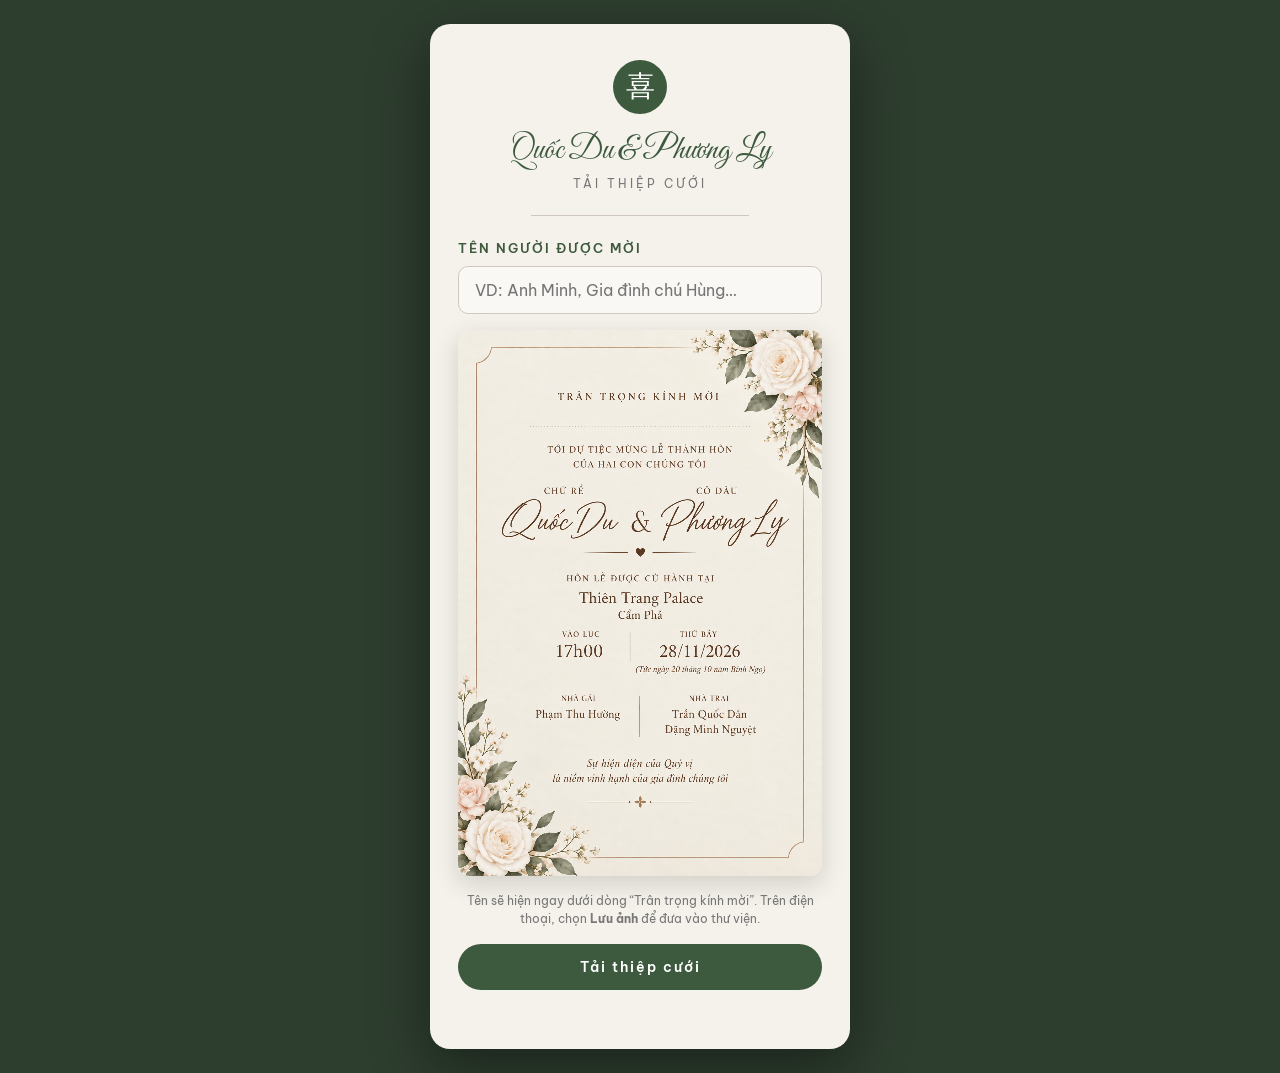
<file: invite.html>
<!DOCTYPE html>
<html lang="vi">
<head>
  <meta charset="UTF-8"/>
  <meta name="viewport" content="width=device-width, initial-scale=1.0"/>
  <title>Tải thiệp cưới – Quốc Du &amp; Phương Ly</title>
  <link href="https://fonts.googleapis.com/css2?family=Be+Vietnam+Pro:wght@300;400;500;600&family=Great+Vibes&family=Cormorant+Garamond:ital,wght@1,400;1,500&display=swap" rel="stylesheet"/>
  <style>
    *, *::before, *::after { box-sizing: border-box; margin: 0; padding: 0; }

    body {
      font-family: 'Be Vietnam Pro', sans-serif;
      background: #2d3d2e;
      min-height: 100vh;
      display: flex; align-items: center; justify-content: center;
      padding: 24px;
    }

    .card {
      background: #f5f1eb;
      border-radius: 20px;
      padding: 36px 28px 32px;
      width: 100%; max-width: 420px;
      box-shadow: 0 20px 60px rgba(0,0,0,.4);
      text-align: center;
    }

    .hy {
      width: 54px; height: 54px;
      background: #3d5a3e;
      border-radius: 50%;
      display: flex; align-items: center; justify-content: center;
      margin: 0 auto 18px;
      font-size: 1.8rem; color: #fff;
    }

    .title {
      font-family: 'Great Vibes', cursive;
      font-size: 2rem;
      color: #3d5a3e;
      line-height: 1.2;
      margin-bottom: 6px;
    }

    .subtitle {
      font-size: .78rem;
      letter-spacing: 3px;
      text-transform: uppercase;
      color: #777;
      margin-bottom: 24px;
    }

    .divider {
      border: none;
      border-top: 1px solid #d0c8be;
      margin: 0 auto 24px;
      width: 60%;
    }

    label {
      display: block;
      font-size: .8rem;
      font-weight: 600;
      letter-spacing: 2px;
      text-transform: uppercase;
      color: #3d5a3e;
      margin-bottom: 10px;
      text-align: left;
    }

    input[type="text"] {
      width: 100%;
      padding: 13px 16px;
      border: 1.5px solid #d0c8be;
      border-radius: 10px;
      font-family: 'Be Vietnam Pro', sans-serif;
      font-size: 1rem;
      color: #2a2a2a;
      background: #faf8f4;
      outline: none;
      transition: border-color .2s;
      margin-bottom: 16px;
    }
    input[type="text"]:focus { border-color: #3d5a3e; }

    .preview-wrap {
      margin-bottom: 16px;
      border-radius: 12px;
      overflow: hidden;
      box-shadow: 0 8px 24px rgba(45, 61, 46, .18);
      background: #f3eee4;
    }

    #preview {
      display: block;
      width: 100%;
      height: auto;
      vertical-align: top;
    }

    .hint {
      font-size: .75rem;
      color: #777;
      line-height: 1.5;
      margin-bottom: 16px;
    }

    .btn-download {
      width: 100%;
      background: #3d5a3e;
      color: #fff;
      border: none;
      padding: 14px;
      border-radius: 50px;
      font-family: 'Be Vietnam Pro', sans-serif;
      font-size: .9rem;
      font-weight: 600;
      letter-spacing: 2px;
      cursor: pointer;
      transition: background .2s, transform .15s, opacity .2s;
    }
    .btn-download:hover { background: #506e52; transform: scale(1.02); }
    .btn-download:disabled {
      opacity: .55;
      cursor: not-allowed;
      transform: none;
    }

    .status {
      margin-top: 12px;
      min-height: 1.2em;
      font-size: .78rem;
      color: #3d5a3e;
    }
  </style>
</head>
<body>
  <div class="card">
    <div class="hy">喜</div>
    <p class="title">Quốc Du &amp; Phương Ly</p>
    <p class="subtitle">Tải thiệp cưới</p>
    <hr class="divider"/>

    <label for="guest-input">Tên người được mời</label>
    <input type="text" id="guest-input"
           placeholder="VD: Anh Minh, Gia đình chú Hùng…"
           autocomplete="name"
           onkeydown="if(event.key==='Enter') downloadInvite()"/>

    <div class="preview-wrap">
      <canvas id="preview" width="1024" height="1536" aria-label="Xem trước thiệp cưới"></canvas>
    </div>
    <p class="hint">Tên sẽ hiện ngay dưới dòng “Trân trọng kính mời”. Trên điện thoại, chọn <strong>Lưu ảnh</strong> để đưa vào thư viện.</p>

    <button class="btn-download" id="btn-download" onclick="downloadInvite()">Tải thiệp cưới</button>
    <p class="status" id="status"></p>
  </div>

  <script>
    const TEMPLATE_SRC = 'assets/invite_wedding.png';
    const CARD_W = 1024;
    const CARD_H = 1536;
    const TEXT_COLOR = '#5c4638';
    const NAME_BASELINE_Y = 253;
    const NAME_MAX_WIDTH = 580;
    const NAME_FONT_SIZE = 54;
    const NAME_MIN_SIZE = 30;

    const canvas = document.getElementById('preview');
    const ctx = canvas.getContext('2d');
    const input = document.getElementById('guest-input');
    const btn = document.getElementById('btn-download');
    const statusEl = document.getElementById('status');

    const templateImg = new Image();
    templateImg.crossOrigin = 'anonymous';
    let templateReady = false;

    templateImg.onload = async () => {
      templateReady = true;
      await document.fonts.load(nameFont(NAME_FONT_SIZE)).catch(() => []);
      await document.fonts.ready;
      drawCard();
    };
    templateImg.onerror = () => {
      statusEl.textContent = 'Không tải được ảnh thiệp. Hãy mở trang qua http, không mở file trực tiếp.';
    };
    templateImg.src = TEMPLATE_SRC;

    input.addEventListener('input', () => {
      statusEl.textContent = '';
      drawCard();
    });

    function drawCard() {
      ctx.clearRect(0, 0, CARD_W, CARD_H);
      if (templateReady) {
        ctx.drawImage(templateImg, 0, 0, CARD_W, CARD_H);
      } else {
        ctx.fillStyle = '#f3eee4';
        ctx.fillRect(0, 0, CARD_W, CARD_H);
      }

      const name = input.value.trim();
      if (!name) return;

      ctx.save();
      let fontSize = NAME_FONT_SIZE;
      ctx.textAlign = 'center';
      ctx.textBaseline = 'alphabetic';
      ctx.fillStyle = TEXT_COLOR;

      while (fontSize > NAME_MIN_SIZE) {
        ctx.font = nameFont(fontSize);
        if (ctx.measureText(name).width <= NAME_MAX_WIDTH) break;
        fontSize -= 1;
      }
      ctx.font = nameFont(fontSize);
      ctx.fillText(name, CARD_W / 2, NAME_BASELINE_Y, NAME_MAX_WIDTH);
      ctx.restore();
    }

    function nameFont(size) {
      return 'italic 500 ' + size + 'px "Cormorant Garamond", serif';
    }

    function slugName(name) {
      return name
        .normalize('NFD')
        .replace(/[\u0300-\u036f]/g, '')
        .replace(/đ/g, 'd').replace(/Đ/g, 'D')
        .replace(/[^a-zA-Z0-9]+/g, '-')
        .replace(/^-|-$/g, '')
        .toLowerCase()
        .slice(0, 40) || 'khach';
    }

    async function downloadInvite() {
      const name = input.value.trim();
      if (!name) {
        input.focus();
        statusEl.textContent = 'Hãy nhập tên người được mời.';
        return;
      }
      if (!templateReady) {
        statusEl.textContent = 'Ảnh thiệp chưa sẵn sàng, thử lại sau giây lát.';
        return;
      }

      btn.disabled = true;
      statusEl.textContent = 'Đang tạo thiệp…';
      try {
        await document.fonts.load(nameFont(NAME_FONT_SIZE)).catch(() => []);
        await document.fonts.ready;
        drawCard();

        const blob = await new Promise((resolve, reject) => {
          canvas.toBlob(b => b ? resolve(b) : reject(new Error('toBlob failed')), 'image/jpeg', 0.92);
        });

        const filename = 'thiep-cuoi-' + slugName(name) + '.jpg';
        const file = new File([blob], filename, { type: 'image/jpeg' });

        if (navigator.canShare && navigator.canShare({ files: [file] })) {
          try {
            await navigator.share({
              files: [file],
              title: 'Thiệp cưới Quốc Du & Phương Ly'
            });
            statusEl.textContent = 'Chọn Lưu ảnh để đưa thiệp vào thư viện.';
            return;
          } catch (err) {
            if (err && err.name === 'AbortError') {
              statusEl.textContent = '';
              return;
            }
          }
        }

        const url = URL.createObjectURL(blob);
        const a = document.createElement('a');
        a.href = url;
        a.download = filename;
        document.body.appendChild(a);
        a.click();
        a.remove();
        setTimeout(() => URL.revokeObjectURL(url), 4000);
        statusEl.textContent = 'Đã tải thiệp. Trên iPhone, giữ ảnh rồi chọn Lưu ảnh nếu máy không tải tự động.';
      } catch (err) {
        statusEl.textContent = 'Không tạo được thiệp. Thử lại nhé.';
      } finally {
        btn.disabled = false;
      }
    }
  </script>
</body>
</html>
</file>
